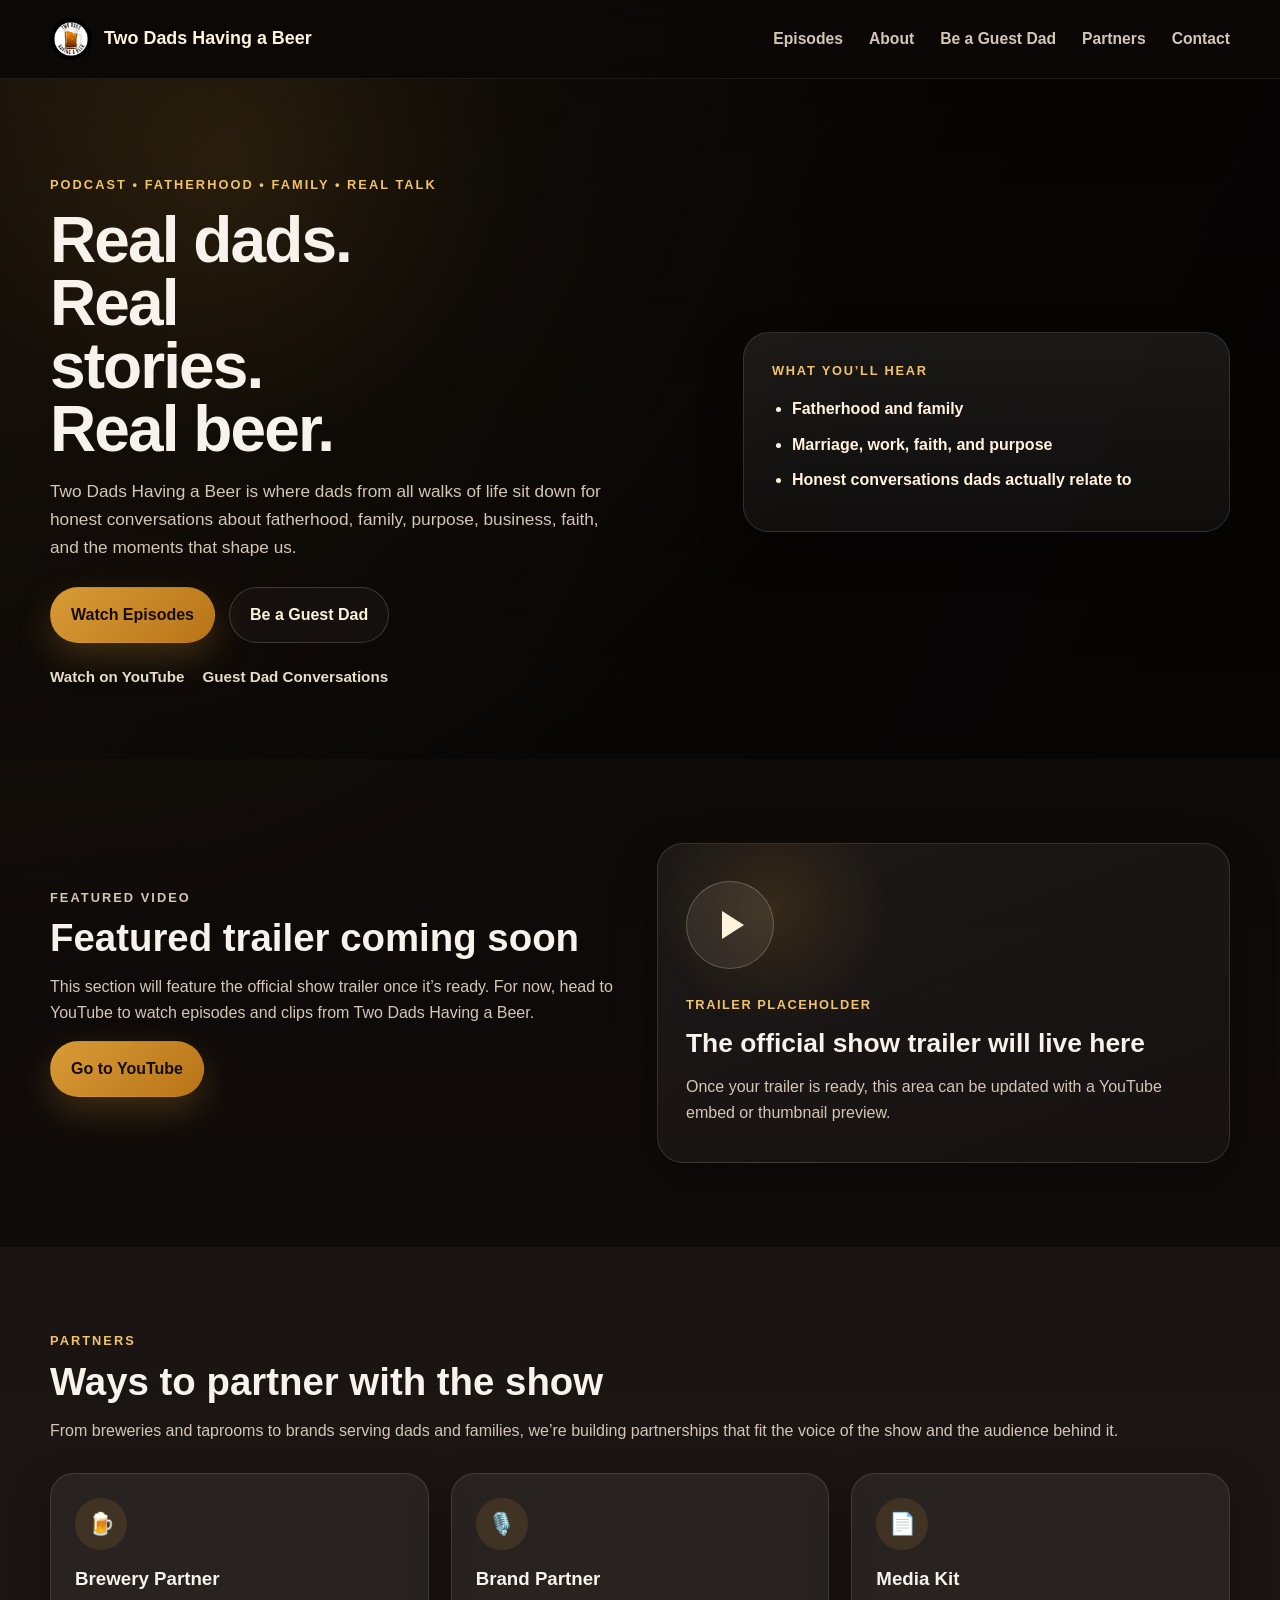
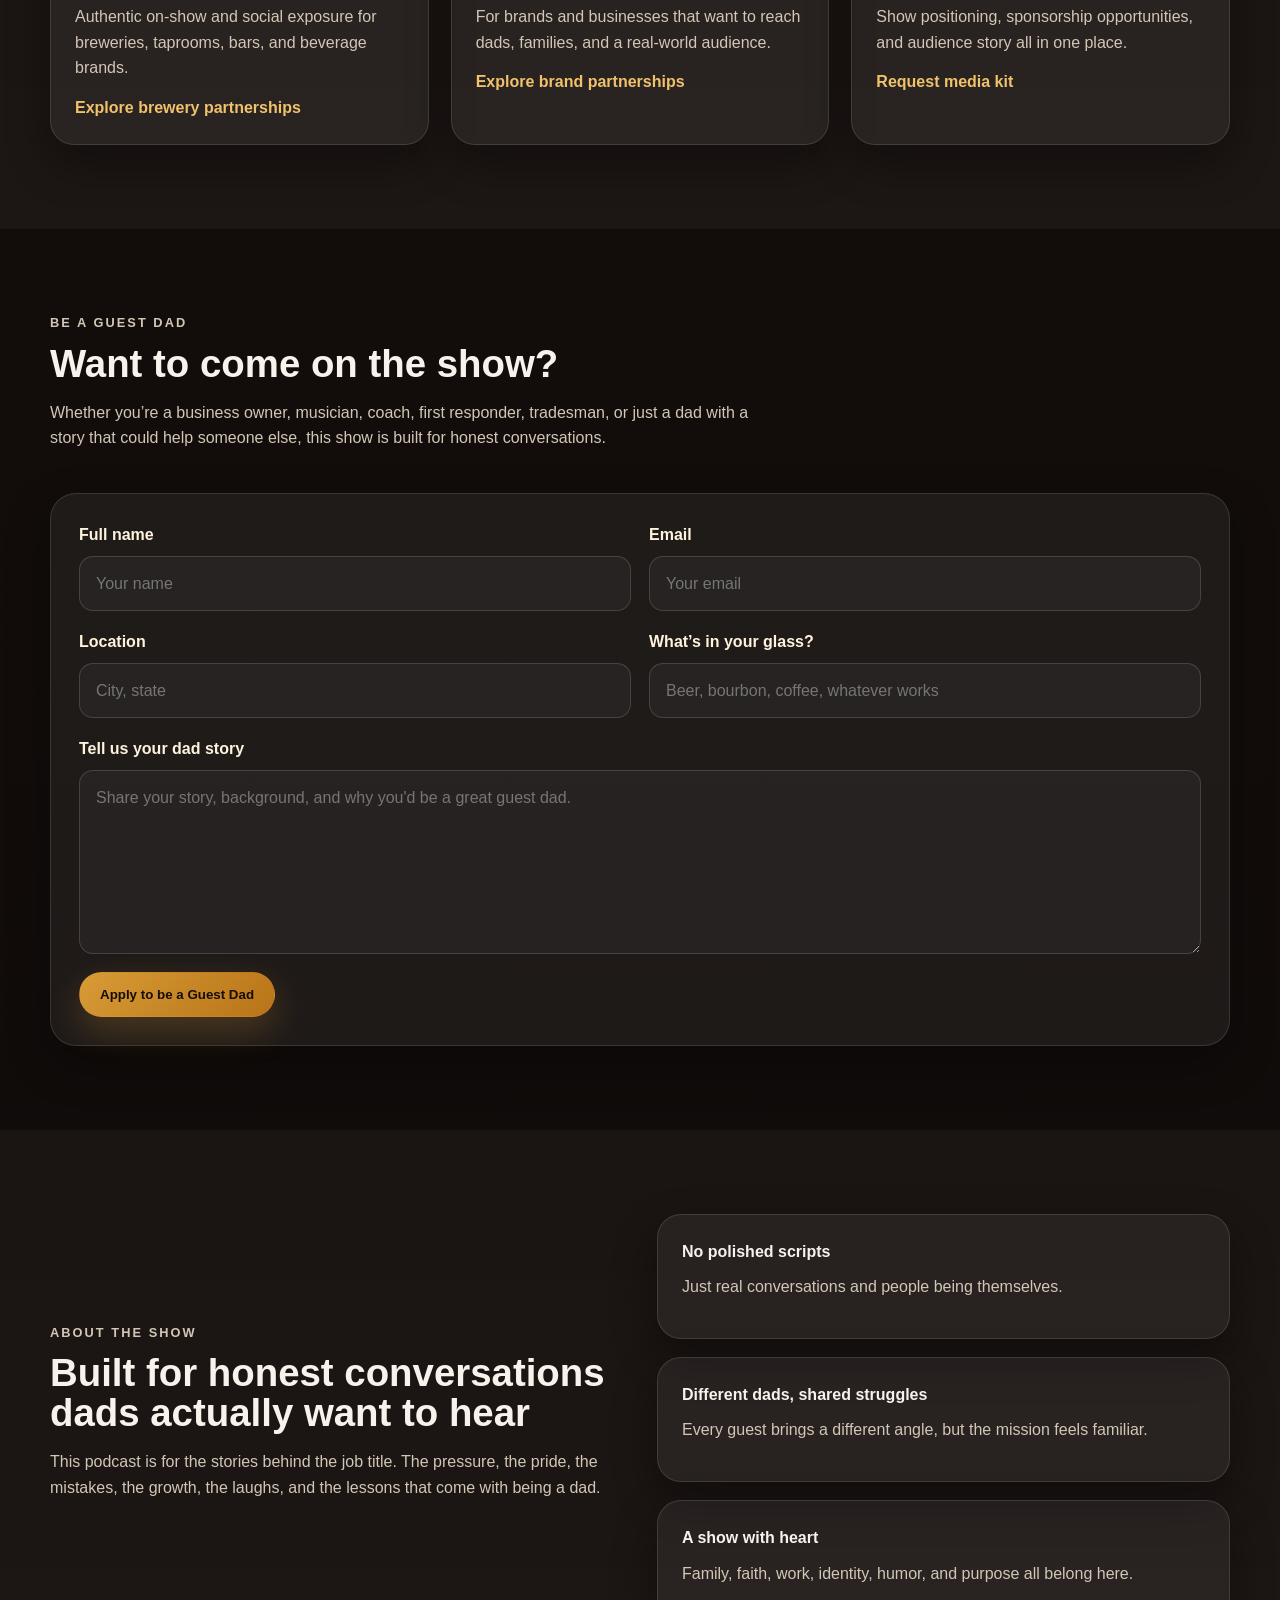
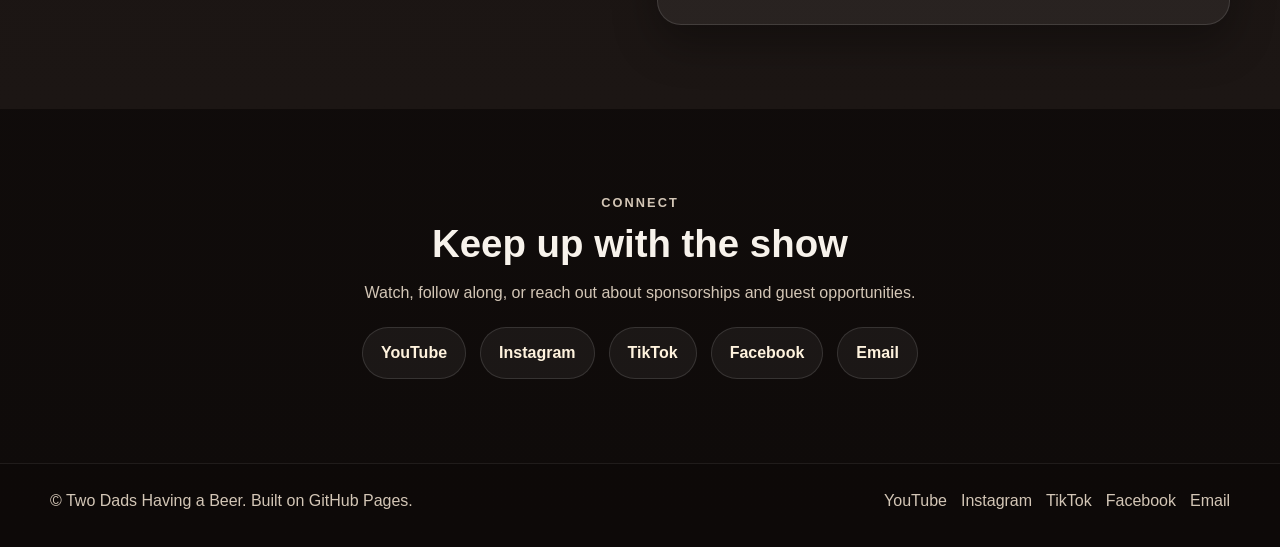
<file: index.html>
<!DOCTYPE html>
<html lang="en">
<head>
  <meta charset="UTF-8" />
  <meta name="viewport" content="width=device-width, initial-scale=1.0" />
  <title>Two Dads Having a Beer</title>
  <meta
    name="description"
    content="Real dads. Real stories. Real beer. Honest conversations about fatherhood, family, purpose, business, faith, and life."
  />
  <link rel="stylesheet" href="site.css?v=4" />
</head>
<body id="top">
  <header class="site-header">
    <div class="container nav-wrap">
      <a class="brand" href="index.html#top">
        <img src="logo.jpg" alt="Two Dads Having a Beer logo" class="brand-logo" />
        <span class="brand-text">Two Dads Having a Beer</span>
      </a>

      <input type="checkbox" id="nav-toggle" class="nav-toggle" />
      <label for="nav-toggle" class="nav-toggle-label" aria-label="Open navigation">
        <span></span>
        <span></span>
        <span></span>
      </label>

      <nav class="site-nav">
        <a href="episodes.html">Episodes</a>
        <a href="index.html#about">About</a>
        <a href="index.html#guest">Be a Guest Dad</a>
        <a href="partners.html">Partners</a>
        <a href="index.html#contact">Contact</a>
      </nav>
    </div>
  </header>

  <main>
    <section class="hero">
      <div class="hero-overlay"></div>

      <div class="bubbles" aria-hidden="true">
        <span class="bubble b1"></span>
        <span class="bubble b2"></span>
        <span class="bubble b3"></span>
        <span class="bubble b4"></span>
        <span class="bubble b5"></span>
        <span class="bubble b6"></span>
        <span class="bubble b7"></span>
        <span class="bubble b8"></span>
      </div>

      <div class="container hero-grid">
        <div class="hero-copy">
          <p class="eyebrow">PODCAST • FATHERHOOD • FAMILY • REAL TALK</p>
          <h1>Real dads. Real stories. Real beer.</h1>
          <p class="hero-text">
            Two Dads Having a Beer is where dads from all walks of life sit down for honest conversations about fatherhood, family, purpose, business, faith, and the moments that shape us.
          </p>

          <div class="hero-actions">
            <a class="btn btn-primary" href="episodes.html">Watch Episodes</a>
            <a class="btn btn-secondary" href="index.html#guest">Be a Guest Dad</a>
          </div>

          <div class="hero-links">
            <a href="https://www.youtube.com/@TwoDads_having_a_beer" target="_blank" rel="noopener noreferrer">Watch on YouTube</a>
            <a href="index.html#guest">Guest Dad Conversations</a>
          </div>
        </div>

        <div class="hero-panel">
          <p class="panel-kicker">What you’ll hear</p>
          <ul class="panel-list">
            <li>Fatherhood and family</li>
            <li>Marriage, work, faith, and purpose</li>
            <li>Honest conversations dads actually relate to</li>
          </ul>
        </div>
      </div>
    </section>

    <section id="episodes" class="section">
      <div class="container two-col">
        <div class="section-copy">
          <p class="section-tag">FEATURED VIDEO</p>
          <h2>Featured trailer coming soon</h2>
          <p>
            This section will feature the official show trailer once it’s ready. For now, head to YouTube to watch episodes and clips from Two Dads Having a Beer.
          </p>
          <div class="section-actions">
            <a class="btn btn-primary" href="https://www.youtube.com/@TwoDads_having_a_beer" target="_blank" rel="noopener noreferrer">Go to YouTube</a>
          </div>
        </div>

        <div class="video-card">
          <div class="video-placeholder">
            <div class="play-ring">
              <div class="play-triangle"></div>
            </div>
            <div class="video-copy">
              <span class="video-kicker">Trailer placeholder</span>
              <h3>The official show trailer will live here</h3>
              <p>
                Once your trailer is ready, this area can be updated with a YouTube embed or thumbnail preview.
              </p>
            </div>
          </div>
        </div>
      </div>
    </section>

    <section id="partners" class="section section-dark">
      <div class="container">
        <p class="section-tag">PARTNERS</p>
        <h2>Ways to partner with the show</h2>
        <p class="section-intro">
          From breweries and taprooms to brands serving dads and families, we’re building partnerships that fit the voice of the show and the audience behind it.
        </p>

        <div class="card-grid">
          <article class="info-card">
            <div class="icon-badge">🍺</div>
            <h3>Brewery Partner</h3>
            <p>Authentic on-show and social exposure for breweries, taprooms, bars, and beverage brands.</p>
            <a href="brewery-partner.html">Explore brewery partnerships</a>
          </article>

          <article class="info-card">
            <div class="icon-badge">🎙️</div>
            <h3>Brand Partner</h3>
            <p>For brands and businesses that want to reach dads, families, and a real-world audience.</p>
            <a href="brand-partner.html">Explore brand partnerships</a>
          </article>

          <article class="info-card">
            <div class="icon-badge">📄</div>
            <h3>Media Kit</h3>
            <p>Show positioning, sponsorship opportunities, and audience story all in one place.</p>
            <a href="media-kit.html">Request media kit</a>
          </article>
        </div>
      </div>
    </section>

    <section id="guest" class="section">
      <div class="container form-wrap">
        <div class="section-copy narrow">
          <p class="section-tag">BE A GUEST DAD</p>
          <h2>Want to come on the show?</h2>
          <p>
            Whether you’re a business owner, musician, coach, first responder, tradesman, or just a dad with a story that could help someone else, this show is built for honest conversations.
          </p>
        </div>

        <form
          class="guest-form"
          action="https://formspree.io/f/mzdjnved"
          method="POST"
        >
          <input type="hidden" name="_subject" value="New Guest Dad Application" />
          <input type="hidden" name="_next" value="https://2dadshavingabeer-host.github.io/index.html#guest" />

          <div class="form-row">
            <label>
              <span>Full name</span>
              <input type="text" name="Full Name" placeholder="Your name" required />
            </label>
            <label>
              <span>Email</span>
              <input type="email" name="Email" placeholder="Your email" required />
            </label>
          </div>

          <div class="form-row">
            <label>
              <span>Location</span>
              <input type="text" name="Location" placeholder="City, state" />
            </label>
            <label>
              <span>What’s in your glass?</span>
              <input type="text" name="Drink" placeholder="Beer, bourbon, coffee, whatever works" />
            </label>
          </div>

          <label class="full-width">
            <span>Tell us your dad story</span>
            <textarea name="Dad Story" rows="6" placeholder="Share your story, background, and why you'd be a great guest dad." required></textarea>
          </label>

          <button type="submit" class="btn btn-primary guest-submit-btn">Apply to be a Guest Dad</button>
        </form>
      </div>
    </section>

    <section id="about" class="section section-dark">
      <div class="container about-grid">
        <div>
          <p class="section-tag">ABOUT THE SHOW</p>
          <h2>Built for honest conversations dads actually want to hear</h2>
          <p>
            This podcast is for the stories behind the job title. The pressure, the pride, the mistakes, the growth, the laughs, and the lessons that come with being a dad.
          </p>
        </div>

        <div class="about-points">
          <div class="about-point">
            <strong>No polished scripts</strong>
            <p>Just real conversations and people being themselves.</p>
          </div>
          <div class="about-point">
            <strong>Different dads, shared struggles</strong>
            <p>Every guest brings a different angle, but the mission feels familiar.</p>
          </div>
          <div class="about-point">
            <strong>A show with heart</strong>
            <p>Family, faith, work, identity, humor, and purpose all belong here.</p>
          </div>
        </div>
      </div>
    </section>

    <section id="contact" class="section">
      <div class="container contact-block">
        <p class="section-tag">CONNECT</p>
        <h2>Keep up with the show</h2>
        <p>Watch, follow along, or reach out about sponsorships and guest opportunities.</p>

        <div class="contact-links">
          <a class="contact-pill" href="https://www.youtube.com/@TwoDads_having_a_beer" target="_blank" rel="noopener noreferrer">YouTube</a>
          <a class="contact-pill" href="https://www.instagram.com/two_dads_having_a_beer_podcast/" target="_blank" rel="noopener noreferrer">Instagram</a>
          <a class="contact-pill" href="https://www.tiktok.com/@two.dads.having.a.beer" target="_blank" rel="noopener noreferrer">TikTok</a>
          <a class="contact-pill" href="https://www.facebook.com/twodadshavingabeer" target="_blank" rel="noopener noreferrer">Facebook</a>
          <a class="contact-pill" href="mailto:2dadshavingabeer@gmail.com">Email</a>
        </div>
      </div>
    </section>
  </main>

  <footer class="site-footer">
    <div class="container footer-wrap">
      <p>© Two Dads Having a Beer. Built on GitHub Pages.</p>
      <div class="footer-links">
        <a href="https://www.youtube.com/@TwoDads_having_a_beer" target="_blank" rel="noopener noreferrer">YouTube</a>
        <a href="https://www.instagram.com/two_dads_having_a_beer_podcast/" target="_blank" rel="noopener noreferrer">Instagram</a>
        <a href="https://www.tiktok.com/@two.dads.having.a.beer" target="_blank" rel="noopener noreferrer">TikTok</a>
        <a href="https://www.facebook.com/twodadshavingabeer" target="_blank" rel="noopener noreferrer">Facebook</a>
        <a href="mailto:2dadshavingabeer@gmail.com">Email</a>
      </div>
    </div>
  </footer>
</body>
</html>
</file>
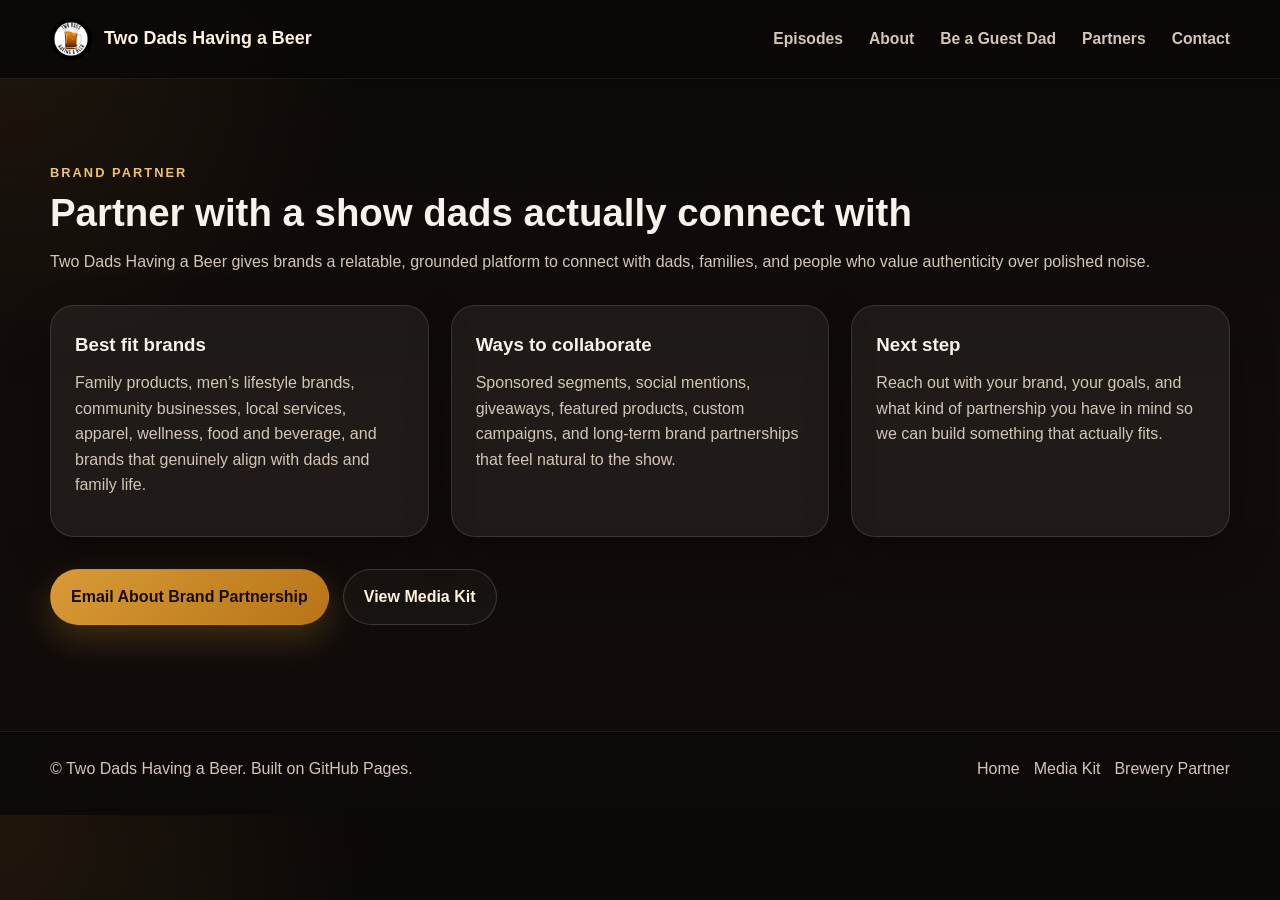
<file: brand-partner.html>
<!DOCTYPE html>
<html lang="en">
<head>
  <meta charset="UTF-8" />
  <meta name="viewport" content="width=device-width, initial-scale=1.0" />
  <title>Brand Partner | Two Dads Having a Beer</title>
  <meta
    name="description"
    content="Brand partnership information for Two Dads Having a Beer podcast."
  />
  <link rel="stylesheet" href="site.css?v=4" />
</head>
<body>
  <header class="site-header">
    <div class="container nav-wrap">
      <a class="brand" href="index.html">
        <img src="logo.jpg" alt="Two Dads Having a Beer logo" class="brand-logo" />
        <span class="brand-text">Two Dads Having a Beer</span>
      </a>

      <input type="checkbox" id="nav-toggle" class="nav-toggle" />
      <label for="nav-toggle" class="nav-toggle-label" aria-label="Open navigation">
        <span></span>
        <span></span>
        <span></span>
      </label>

      <nav class="site-nav">
        <a href="episodes.html">Episodes</a>
        <a href="index.html#about">About</a>
        <a href="index.html#guest">Be a Guest Dad</a>
        <a href="partners.html">Partners</a>
        <a href="index.html#contact">Contact</a>
      </nav>
    </div>
  </header>

  <main>
    <section class="section">
      <div class="container">
        <p class="section-tag">BRAND PARTNER</p>
        <h2>Partner with a show dads actually connect with</h2>
        <p class="section-intro">
          Two Dads Having a Beer gives brands a relatable, grounded platform to connect with dads, families, and people who value authenticity over polished noise.
        </p>

        <div class="card-grid">
          <article class="info-card">
            <h3>Best fit brands</h3>
            <p>
              Family products, men’s lifestyle brands, community businesses, local services, apparel, wellness, food and beverage, and brands that genuinely align with dads and family life.
            </p>
          </article>

          <article class="info-card">
            <h3>Ways to collaborate</h3>
            <p>
              Sponsored segments, social mentions, giveaways, featured products, custom campaigns, and long-term brand partnerships that feel natural to the show.
            </p>
          </article>

          <article class="info-card">
            <h3>Next step</h3>
            <p>
              Reach out with your brand, your goals, and what kind of partnership you have in mind so we can build something that actually fits.
            </p>
          </article>
        </div>

        <div class="section-actions" style="margin-top: 32px;">
          <a class="btn btn-primary" href="mailto:2dadshavingabeer@gmail.com?subject=Brand%20Partnership%20Inquiry">Email About Brand Partnership</a>
          <a class="btn btn-secondary" href="media-kit.html">View Media Kit</a>
        </div>
      </div>
    </section>
  </main>

  <footer class="site-footer">
    <div class="container footer-wrap">
      <p>© Two Dads Having a Beer. Built on GitHub Pages.</p>
      <div class="footer-links">
        <a href="index.html">Home</a>
        <a href="media-kit.html">Media Kit</a>
        <a href="brewery-partner.html">Brewery Partner</a>
      </div>
    </div>
  </footer>
</body>
</html>
</file>
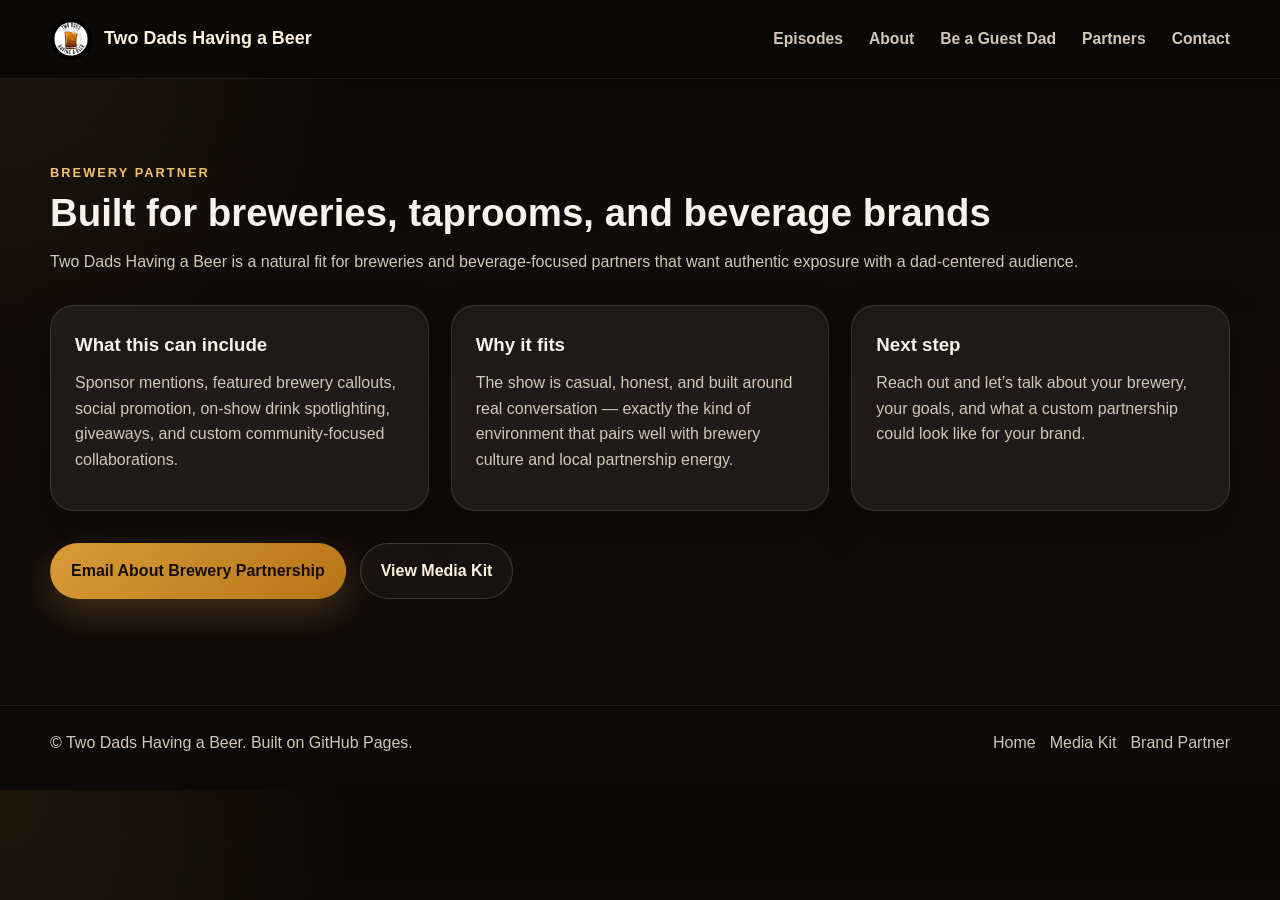
<file: brewery-partner.html>
<!DOCTYPE html>
<html lang="en">
<head>
  <meta charset="UTF-8" />
  <meta name="viewport" content="width=device-width, initial-scale=1.0" />
  <title>Brewery Partner | Two Dads Having a Beer</title>
  <meta
    name="description"
    content="Brewery partnership information for Two Dads Having a Beer podcast."
  />
  <link rel="stylesheet" href="site.css?v=4" />
</head>
<body>
  <header class="site-header">
    <div class="container nav-wrap">
      <a class="brand" href="index.html">
        <img src="logo.jpg" alt="Two Dads Having a Beer logo" class="brand-logo" />
        <span class="brand-text">Two Dads Having a Beer</span>
      </a>

      <input type="checkbox" id="nav-toggle" class="nav-toggle" />
      <label for="nav-toggle" class="nav-toggle-label" aria-label="Open navigation">
        <span></span>
        <span></span>
        <span></span>
      </label>

      <nav class="site-nav">
        <a href="episodes.html">Episodes</a>
        <a href="index.html#about">About</a>
        <a href="index.html#guest">Be a Guest Dad</a>
        <a href="partners.html">Partners</a>
        <a href="index.html#contact">Contact</a>
      </nav>
    </div>
  </header>

  <main>
    <section class="section">
      <div class="container">
        <p class="section-tag">BREWERY PARTNER</p>
        <h2>Built for breweries, taprooms, and beverage brands</h2>
        <p class="section-intro">
          Two Dads Having a Beer is a natural fit for breweries and beverage-focused partners that want authentic exposure with a dad-centered audience.
        </p>

        <div class="card-grid">
          <article class="info-card">
            <h3>What this can include</h3>
            <p>
              Sponsor mentions, featured brewery callouts, social promotion, on-show drink spotlighting, giveaways, and custom community-focused collaborations.
            </p>
          </article>

          <article class="info-card">
            <h3>Why it fits</h3>
            <p>
              The show is casual, honest, and built around real conversation — exactly the kind of environment that pairs well with brewery culture and local partnership energy.
            </p>
          </article>

          <article class="info-card">
            <h3>Next step</h3>
            <p>
              Reach out and let’s talk about your brewery, your goals, and what a custom partnership could look like for your brand.
            </p>
          </article>
        </div>

        <div class="section-actions" style="margin-top: 32px;">
          <a class="btn btn-primary" href="mailto:2dadshavingabeer@gmail.com?subject=Brewery%20Partnership%20Inquiry">Email About Brewery Partnership</a>
          <a class="btn btn-secondary" href="media-kit.html">View Media Kit</a>
        </div>
      </div>
    </section>
  </main>

  <footer class="site-footer">
    <div class="container footer-wrap">
      <p>© Two Dads Having a Beer. Built on GitHub Pages.</p>
      <div class="footer-links">
        <a href="index.html">Home</a>
        <a href="media-kit.html">Media Kit</a>
        <a href="brand-partner.html">Brand Partner</a>
      </div>
    </div>
  </footer>
</body>
</html>
</file>
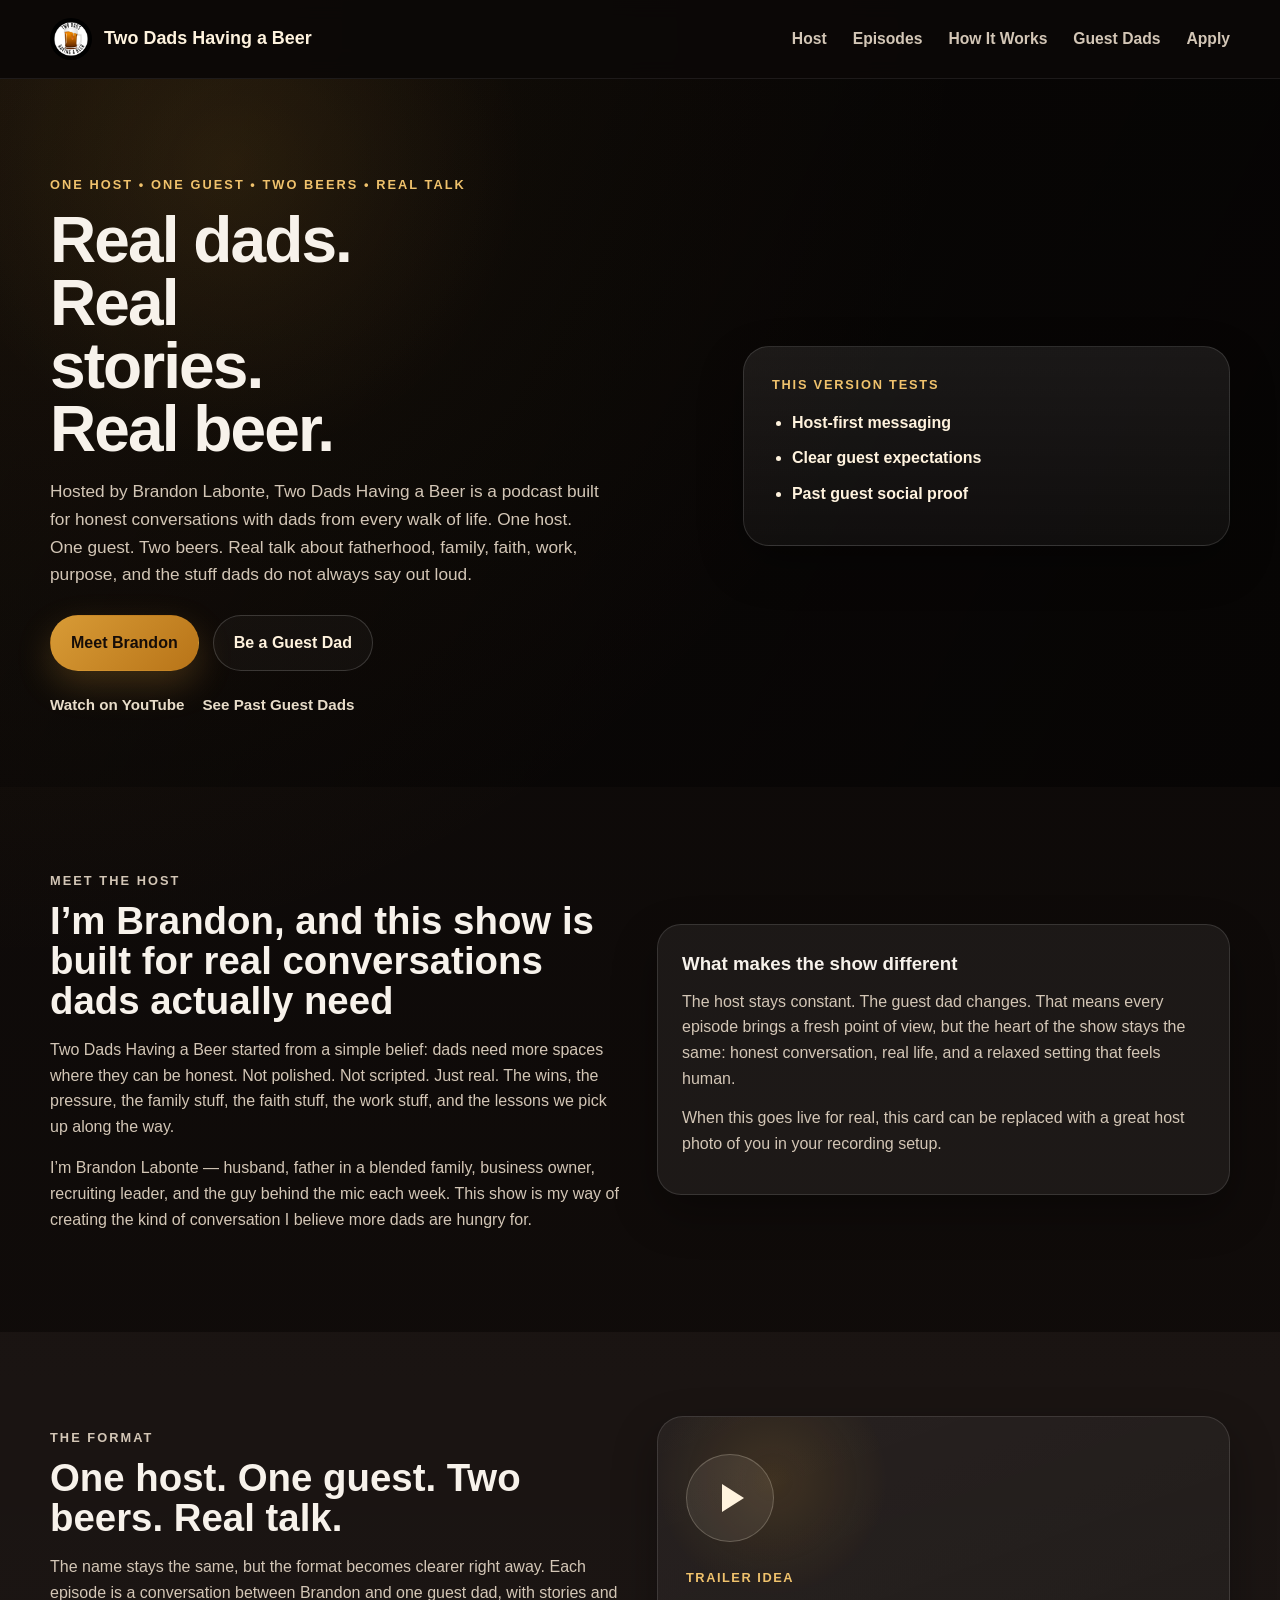
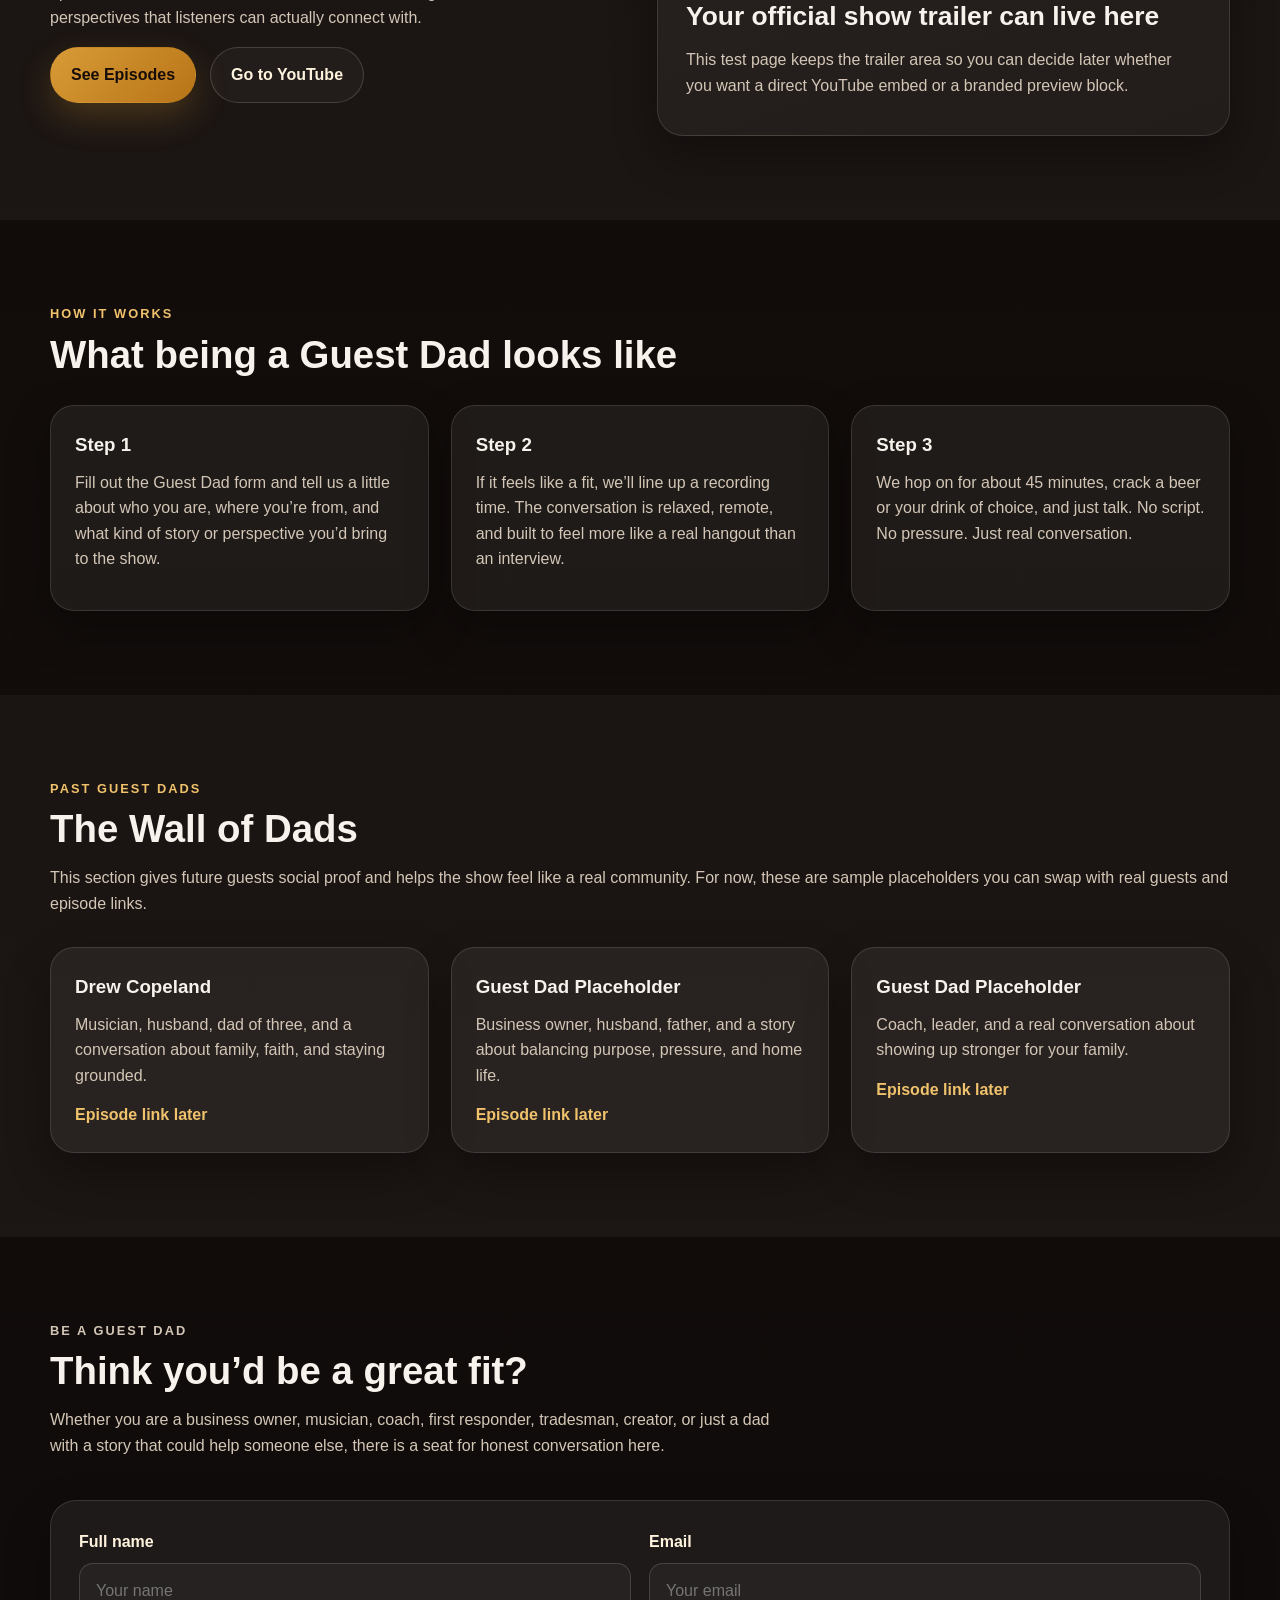
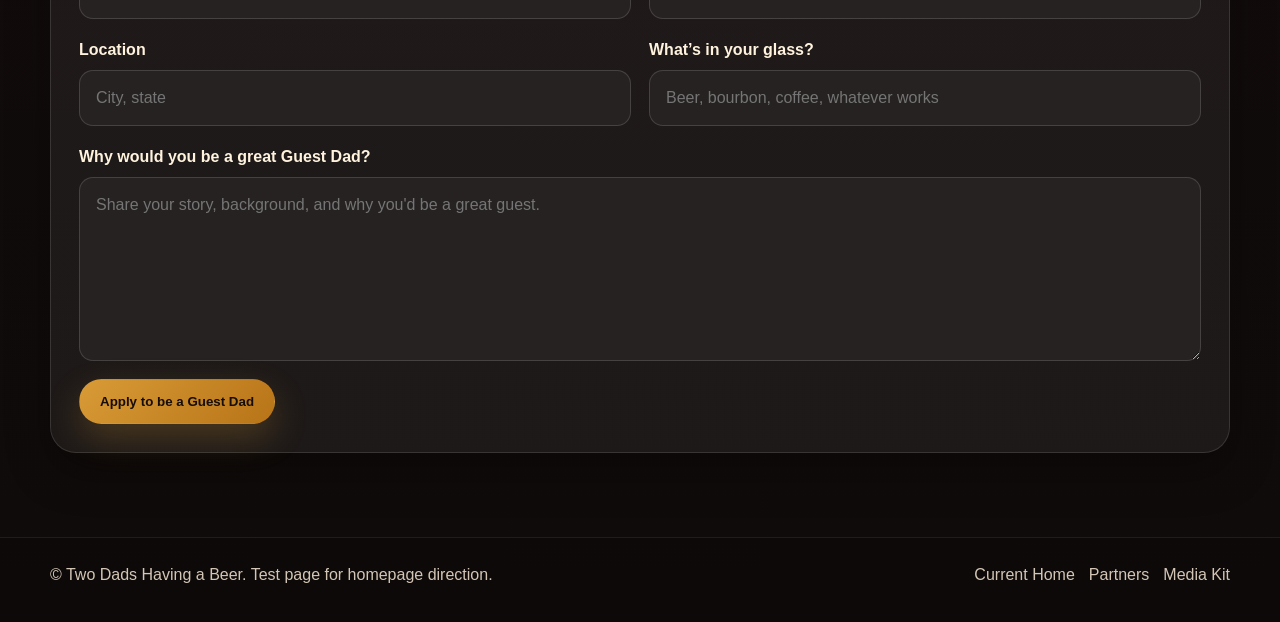
<file: index-test.html>
<!DOCTYPE html>
<html lang="en">
<head>
  <meta charset="UTF-8" />
  <meta name="viewport" content="width=device-width, initial-scale=1.0" />
  <title>Two Dads Having a Beer | Test Page</title>
  <meta
    name="description"
    content="Test homepage for Two Dads Having a Beer featuring host-led messaging, guest experience details, and a wall of guest dads."
  />
  <link rel="stylesheet" href="site.css?v=4" />
</head>
<body id="top">
  <header class="site-header">
    <div class="container nav-wrap">
      <a class="brand" href="index-test.html#top">
        <img src="logo.jpg" alt="Two Dads Having a Beer logo" class="brand-logo" />
        <span class="brand-text">Two Dads Having a Beer</span>
      </a>

      <input type="checkbox" id="nav-toggle" class="nav-toggle" />
      <label for="nav-toggle" class="nav-toggle-label" aria-label="Open navigation">
        <span></span>
        <span></span>
        <span></span>
      </label>

      <nav class="site-nav">
        <a href="#about-host">Host</a>
        <a href="#episodes-preview">Episodes</a>
        <a href="#how-it-works">How It Works</a>
        <a href="#guest-wall">Guest Dads</a>
        <a href="#guest-form">Apply</a>
      </nav>
    </div>
  </header>

  <main>
    <section class="hero">
      <div class="hero-overlay"></div>

      <div class="bubbles" aria-hidden="true">
        <span class="bubble b1"></span>
        <span class="bubble b2"></span>
        <span class="bubble b3"></span>
        <span class="bubble b4"></span>
        <span class="bubble b5"></span>
        <span class="bubble b6"></span>
        <span class="bubble b7"></span>
        <span class="bubble b8"></span>
      </div>

      <div class="container hero-grid">
        <div class="hero-copy">
          <p class="eyebrow">ONE HOST • ONE GUEST • TWO BEERS • REAL TALK</p>
          <h1>Real dads. Real stories. Real beer.</h1>
          <p class="hero-text">
            Hosted by Brandon Labonte, Two Dads Having a Beer is a podcast built for honest conversations with dads from every walk of life. One host. One guest. Two beers. Real talk about fatherhood, family, faith, work, purpose, and the stuff dads do not always say out loud.
          </p>

          <div class="hero-actions">
            <a class="btn btn-primary" href="#about-host">Meet Brandon</a>
            <a class="btn btn-secondary" href="#guest-form">Be a Guest Dad</a>
          </div>

          <div class="hero-links">
            <a href="https://www.youtube.com/@TwoDads_having_a_beer" target="_blank" rel="noopener noreferrer">Watch on YouTube</a>
            <a href="#guest-wall">See Past Guest Dads</a>
          </div>
        </div>

        <div class="hero-panel">
          <p class="panel-kicker">This version tests</p>
          <ul class="panel-list">
            <li>Host-first messaging</li>
            <li>Clear guest expectations</li>
            <li>Past guest social proof</li>
          </ul>
        </div>
      </div>
    </section>

    <section id="about-host" class="section">
      <div class="container two-col">
        <div class="section-copy">
          <p class="section-tag">MEET THE HOST</p>
          <h2>I’m Brandon, and this show is built for real conversations dads actually need</h2>
          <p>
            Two Dads Having a Beer started from a simple belief: dads need more spaces where they can be honest. Not polished. Not scripted. Just real. The wins, the pressure, the family stuff, the faith stuff, the work stuff, and the lessons we pick up along the way.
          </p>
          <p>
            I’m Brandon Labonte — husband, father in a blended family, business owner, recruiting leader, and the guy behind the mic each week. This show is my way of creating the kind of conversation I believe more dads are hungry for.
          </p>
        </div>

        <div class="info-card">
          <h3>What makes the show different</h3>
          <p>
            The host stays constant. The guest dad changes. That means every episode brings a fresh point of view, but the heart of the show stays the same: honest conversation, real life, and a relaxed setting that feels human.
          </p>
          <p>
            When this goes live for real, this card can be replaced with a great host photo of you in your recording setup.
          </p>
        </div>
      </div>
    </section>

    <section id="episodes-preview" class="section section-dark">
      <div class="container two-col">
        <div class="section-copy">
          <p class="section-tag">THE FORMAT</p>
          <h2>One host. One guest. Two beers. Real talk.</h2>
          <p>
            The name stays the same, but the format becomes clearer right away. Each episode is a conversation between Brandon and one guest dad, with stories and perspectives that listeners can actually connect with.
          </p>
          <div class="section-actions">
            <a class="btn btn-primary" href="episodes.html">See Episodes</a>
            <a class="btn btn-secondary" href="https://www.youtube.com/@TwoDads_having_a_beer" target="_blank" rel="noopener noreferrer">Go to YouTube</a>
          </div>
        </div>

        <div class="video-card">
          <div class="video-placeholder">
            <div class="play-ring">
              <div class="play-triangle"></div>
            </div>
            <div class="video-copy">
              <span class="video-kicker">Trailer idea</span>
              <h3>Your official show trailer can live here</h3>
              <p>
                This test page keeps the trailer area so you can decide later whether you want a direct YouTube embed or a branded preview block.
              </p>
            </div>
          </div>
        </div>
      </div>
    </section>

    <section id="how-it-works" class="section">
      <div class="container">
        <p class="section-tag">HOW IT WORKS</p>
        <h2>What being a Guest Dad looks like</h2>

        <div class="card-grid">
          <article class="info-card">
            <h3>Step 1</h3>
            <p>
              Fill out the Guest Dad form and tell us a little about who you are, where you’re from, and what kind of story or perspective you’d bring to the show.
            </p>
          </article>

          <article class="info-card">
            <h3>Step 2</h3>
            <p>
              If it feels like a fit, we’ll line up a recording time. The conversation is relaxed, remote, and built to feel more like a real hangout than an interview.
            </p>
          </article>

          <article class="info-card">
            <h3>Step 3</h3>
            <p>
              We hop on for about 45 minutes, crack a beer or your drink of choice, and just talk. No script. No pressure. Just real conversation.
            </p>
          </article>
        </div>
      </div>
    </section>

    <section id="guest-wall" class="section section-dark">
      <div class="container">
        <p class="section-tag">PAST GUEST DADS</p>
        <h2>The Wall of Dads</h2>
        <p class="section-intro">
          This section gives future guests social proof and helps the show feel like a real community. For now, these are sample placeholders you can swap with real guests and episode links.
        </p>

        <div class="card-grid">
          <article class="info-card">
            <h3>Drew Copeland</h3>
            <p>Musician, husband, dad of three, and a conversation about family, faith, and staying grounded.</p>
            <a href="episodes.html">Episode link later</a>
          </article>

          <article class="info-card">
            <h3>Guest Dad Placeholder</h3>
            <p>Business owner, husband, father, and a story about balancing purpose, pressure, and home life.</p>
            <a href="episodes.html">Episode link later</a>
          </article>

          <article class="info-card">
            <h3>Guest Dad Placeholder</h3>
            <p>Coach, leader, and a real conversation about showing up stronger for your family.</p>
            <a href="episodes.html">Episode link later</a>
          </article>
        </div>
      </div>
    </section>

    <section id="guest-form" class="section">
      <div class="container form-wrap">
        <div class="section-copy narrow">
          <p class="section-tag">BE A GUEST DAD</p>
          <h2>Think you’d be a great fit?</h2>
          <p>
            Whether you are a business owner, musician, coach, first responder, tradesman, creator, or just a dad with a story that could help someone else, there is a seat for honest conversation here.
          </p>
        </div>

        <form
          class="guest-form"
          action="https://formspree.io/f/mzdjnved"
          method="POST"
        >
          <input type="hidden" name="_subject" value="New Guest Dad Application" />
          <input type="hidden" name="_next" value="https://2dadshavingabeer-host.github.io/index-test.html#guest-form" />

          <div class="form-row">
            <label>
              <span>Full name</span>
              <input type="text" name="Full Name" placeholder="Your name" required />
            </label>
            <label>
              <span>Email</span>
              <input type="email" name="Email" placeholder="Your email" required />
            </label>
          </div>

          <div class="form-row">
            <label>
              <span>Location</span>
              <input type="text" name="Location" placeholder="City, state" />
            </label>
            <label>
              <span>What’s in your glass?</span>
              <input type="text" name="Drink" placeholder="Beer, bourbon, coffee, whatever works" />
            </label>
          </div>

          <label class="full-width">
            <span>Why would you be a great Guest Dad?</span>
            <textarea name="Dad Story" rows="6" placeholder="Share your story, background, and why you'd be a great guest." required></textarea>
          </label>

          <button type="submit" class="btn btn-primary guest-submit-btn">Apply to be a Guest Dad</button>
        </form>
      </div>
    </section>
  </main>

  <footer class="site-footer">
    <div class="container footer-wrap">
      <p>© Two Dads Having a Beer. Test page for homepage direction.</p>
      <div class="footer-links">
        <a href="index.html">Current Home</a>
        <a href="partners.html">Partners</a>
        <a href="media-kit.html">Media Kit</a>
      </div>
    </div>
  </footer>
</body>
</html>
</file>
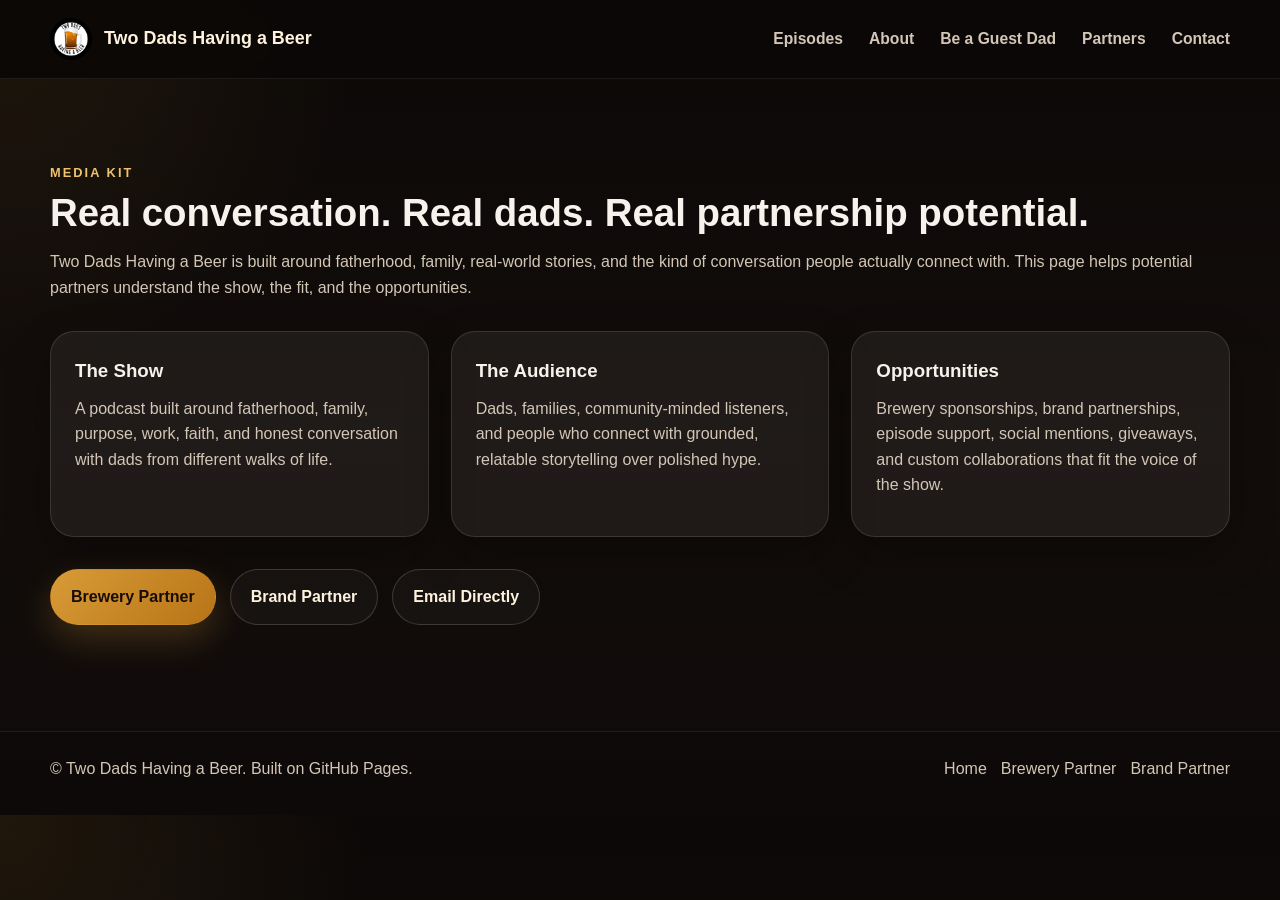
<file: media-kit.html>
<!DOCTYPE html>
<html lang="en">
<head>
  <meta charset="UTF-8" />
  <meta name="viewport" content="width=device-width, initial-scale=1.0" />
  <title>Media Kit | Two Dads Having a Beer</title>
  <meta
    name="description"
    content="Media kit for Two Dads Having a Beer podcast partnerships, sponsorships, and brand opportunities."
  />
  <link rel="stylesheet" href="site.css?v=4" />
</head>
<body>
  <header class="site-header">
    <div class="container nav-wrap">
      <a class="brand" href="index.html">
        <img src="logo.jpg" alt="Two Dads Having a Beer logo" class="brand-logo" />
        <span class="brand-text">Two Dads Having a Beer</span>
      </a>

      <input type="checkbox" id="nav-toggle" class="nav-toggle" />
      <label for="nav-toggle" class="nav-toggle-label" aria-label="Open navigation">
        <span></span>
        <span></span>
        <span></span>
      </label>

      <nav class="site-nav">
        <a href="episodes.html">Episodes</a>
        <a href="index.html#about">About</a>
        <a href="index.html#guest">Be a Guest Dad</a>
        <a href="partners.html">Partners</a>
        <a href="index.html#contact">Contact</a>
      </nav>
    </div>
  </header>

  <main>
    <section class="section">
      <div class="container">
        <p class="section-tag">MEDIA KIT</p>
        <h2>Real conversation. Real dads. Real partnership potential.</h2>
        <p class="section-intro">
          Two Dads Having a Beer is built around fatherhood, family, real-world stories, and the kind of conversation people actually connect with. This page helps potential partners understand the show, the fit, and the opportunities.
        </p>

        <div class="card-grid">
          <article class="info-card">
            <h3>The Show</h3>
            <p>
              A podcast built around fatherhood, family, purpose, work, faith, and honest conversation with dads from different walks of life.
            </p>
          </article>

          <article class="info-card">
            <h3>The Audience</h3>
            <p>
              Dads, families, community-minded listeners, and people who connect with grounded, relatable storytelling over polished hype.
            </p>
          </article>

          <article class="info-card">
            <h3>Opportunities</h3>
            <p>
              Brewery sponsorships, brand partnerships, episode support, social mentions, giveaways, and custom collaborations that fit the voice of the show.
            </p>
          </article>
        </div>

        <div class="section-actions" style="margin-top: 32px;">
          <a class="btn btn-primary" href="brewery-partner.html">Brewery Partner</a>
          <a class="btn btn-secondary" href="brand-partner.html">Brand Partner</a>
          <a class="btn btn-secondary" href="mailto:2dadshavingabeer@gmail.com">Email Directly</a>
        </div>
      </div>
    </section>
  </main>

  <footer class="site-footer">
    <div class="container footer-wrap">
      <p>© Two Dads Having a Beer. Built on GitHub Pages.</p>
      <div class="footer-links">
        <a href="index.html">Home</a>
        <a href="brewery-partner.html">Brewery Partner</a>
        <a href="brand-partner.html">Brand Partner</a>
      </div>
    </div>
  </footer>
</body>
</html>
</file>
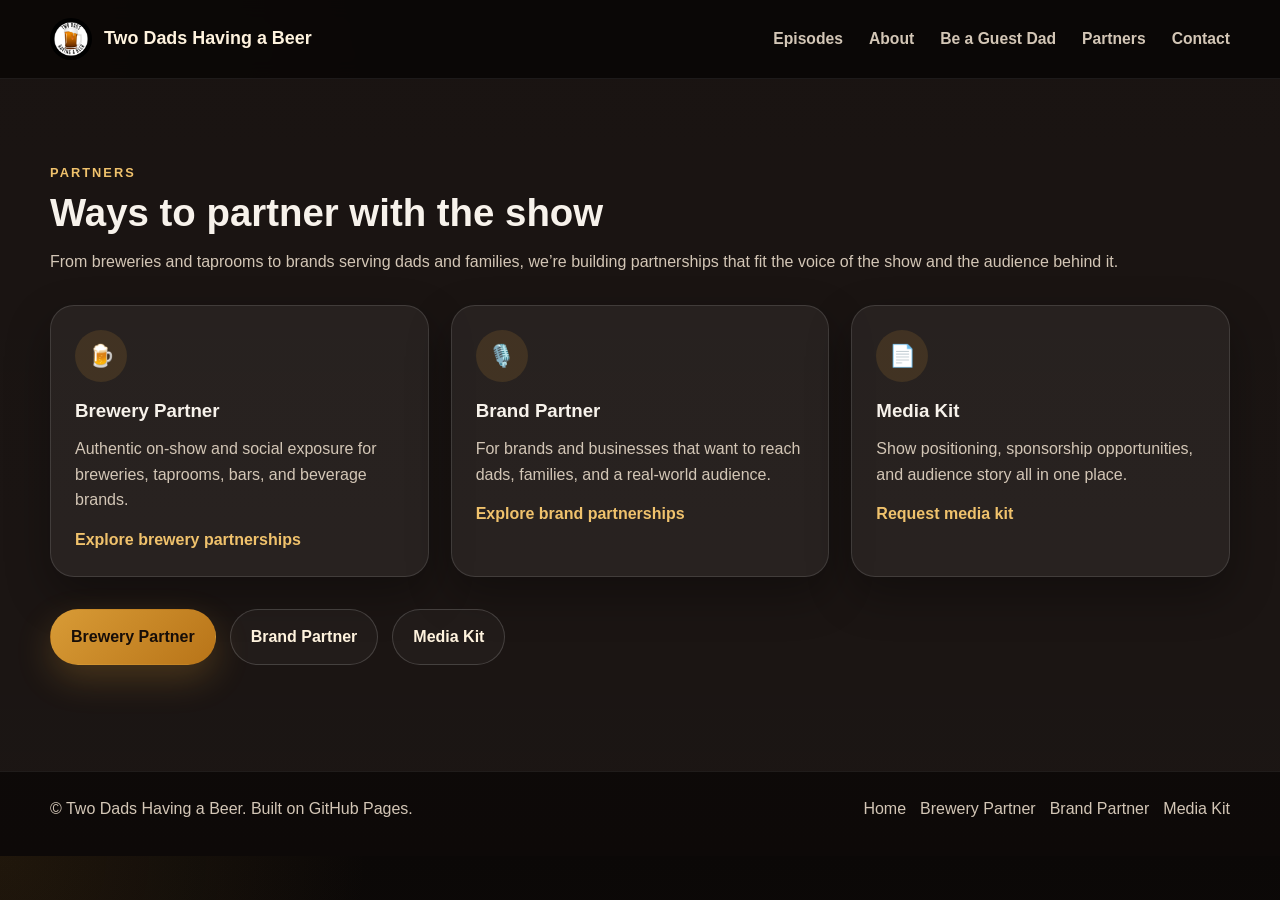
<file: partners.html>
<!DOCTYPE html>
<html lang="en">
<head>
  <meta charset="UTF-8" />
  <meta name="viewport" content="width=device-width, initial-scale=1.0" />
  <title>Partners | Two Dads Having a Beer</title>
  <meta
    name="description"
    content="Partnership opportunities for Two Dads Having a Beer including brewery partners, brand partners, and media kit requests."
  />
  <link rel="stylesheet" href="site.css?v=4" />
</head>
<body>
  <header class="site-header">
    <div class="container nav-wrap">
      <a class="brand" href="index.html">
        <img src="logo.jpg" alt="Two Dads Having a Beer logo" class="brand-logo" />
        <span class="brand-text">Two Dads Having a Beer</span>
      </a>

      <input type="checkbox" id="nav-toggle" class="nav-toggle" />
      <label for="nav-toggle" class="nav-toggle-label" aria-label="Open navigation">
        <span></span>
        <span></span>
        <span></span>
      </label>

      <nav class="site-nav">
        <a href="episodes.html">Episodes</a>
        <a href="index.html#about">About</a>
        <a href="index.html#guest">Be a Guest Dad</a>
        <a href="partners.html">Partners</a>
        <a href="index.html#contact">Contact</a>
      </nav>
    </div>
  </header>

  <main>
    <section class="section section-dark">
      <div class="container">
        <p class="section-tag">PARTNERS</p>
        <h2>Ways to partner with the show</h2>
        <p class="section-intro">
          From breweries and taprooms to brands serving dads and families, we’re building partnerships that fit the voice of the show and the audience behind it.
        </p>

        <div class="card-grid">
          <article class="info-card">
            <div class="icon-badge">🍺</div>
            <h3>Brewery Partner</h3>
            <p>
              Authentic on-show and social exposure for breweries, taprooms, bars, and beverage brands.
            </p>
            <a href="brewery-partner.html">Explore brewery partnerships</a>
          </article>

          <article class="info-card">
            <div class="icon-badge">🎙️</div>
            <h3>Brand Partner</h3>
            <p>
              For brands and businesses that want to reach dads, families, and a real-world audience.
            </p>
            <a href="brand-partner.html">Explore brand partnerships</a>
          </article>

          <article class="info-card">
            <div class="icon-badge">📄</div>
            <h3>Media Kit</h3>
            <p>
              Show positioning, sponsorship opportunities, and audience story all in one place.
            </p>
            <a href="media-kit.html">Request media kit</a>
          </article>
        </div>

        <div class="section-actions" style="margin-top: 32px;">
          <a class="btn btn-primary" href="brewery-partner.html">Brewery Partner</a>
          <a class="btn btn-secondary" href="brand-partner.html">Brand Partner</a>
          <a class="btn btn-secondary" href="media-kit.html">Media Kit</a>
        </div>
      </div>
    </section>
  </main>

  <footer class="site-footer">
    <div class="container footer-wrap">
      <p>© Two Dads Having a Beer. Built on GitHub Pages.</p>
      <div class="footer-links">
        <a href="index.html">Home</a>
        <a href="brewery-partner.html">Brewery Partner</a>
        <a href="brand-partner.html">Brand Partner</a>
        <a href="media-kit.html">Media Kit</a>
      </div>
    </div>
  </footer>
</body>
</html>
</file>
<file: site.css>
:root {
  --bg: #0f0b0a;
  --bg-soft: #17110f;
  --card: rgba(255, 255, 255, 0.06);
  --line: rgba(255, 255, 255, 0.12);
  --text: #f7f2eb;
  --muted: #d3c6b6;
  --gold: #d89b36;
  --gold-soft: #f0c26c;
  --cream: #fff3de;
  --shadow: 0 18px 45px rgba(0, 0, 0, 0.32);
  --max: 1180px;
}

* {
  box-sizing: border-box;
}

html {
  scroll-behavior: smooth;
}

body {
  margin: 0;
  background:
    radial-gradient(circle at top left, rgba(216, 155, 54, 0.10), transparent 24%),
    linear-gradient(180deg, #0b0807 0%, #120d0b 52%, #0f0b0a 100%);
  color: var(--text);
  font-family: Arial, Helvetica, sans-serif;
  line-height: 1.6;
}

img,
svg {
  max-width: 100%;
  display: block;
}

a {
  color: var(--text);
  text-decoration: none;
}

.container {
  width: min(calc(100% - 40px), var(--max));
  margin: 0 auto;
}

.site-header {
  position: sticky;
  top: 0;
  z-index: 1000;
  background: rgba(11, 8, 7, 0.92);
  backdrop-filter: blur(10px);
  border-bottom: 1px solid rgba(255, 255, 255, 0.08);
}

.nav-wrap {
  min-height: 78px;
  display: flex;
  align-items: center;
  justify-content: space-between;
  gap: 28px;
  position: relative;
}

.brand {
  display: inline-flex;
  align-items: center;
  gap: 12px;
  min-width: 0;
}

.brand-logo {
  width: 42px;
  height: 42px;
  object-fit: cover;
  border-radius: 50%;
  flex-shrink: 0;
}

.brand-text {
  color: var(--cream);
  font-size: 1.12rem;
  font-weight: 800;
  line-height: 1.1;
  white-space: nowrap;
}

.site-nav {
  display: flex;
  align-items: center;
  gap: 26px;
  flex-wrap: nowrap;
}

.site-nav a {
  color: var(--muted);
  font-weight: 700;
  font-size: 0.98rem;
  white-space: nowrap;
}

.site-nav a:hover {
  color: var(--cream);
}

.nav-toggle {
  display: none;
}

.nav-toggle-label {
  display: none;
}

.hero {
  position: relative;
  overflow: hidden;
  padding: 96px 0 70px;
}

.hero-overlay {
  position: absolute;
  inset: 0;
  background:
    linear-gradient(115deg, rgba(0, 0, 0, 0.18), rgba(0, 0, 0, 0.50)),
    radial-gradient(circle at 18% 12%, rgba(216, 155, 54, 0.14), transparent 24%);
  pointer-events: none;
}

.hero-grid {
  position: relative;
  z-index: 2;
  display: grid;
  grid-template-columns: 1.15fr 0.85fr;
  gap: 34px;
  align-items: center;
}

.eyebrow {
  margin: 0 0 14px;
  color: var(--gold-soft);
  font-weight: 800;
  letter-spacing: 0.16em;
  font-size: 0.8rem;
}

.hero h1 {
  margin: 0 0 18px;
  font-size: clamp(2.8rem, 5vw, 4.8rem);
  line-height: 0.98;
  letter-spacing: -0.03em;
  max-width: 9ch;
}

.hero-text {
  max-width: 58ch;
  margin: 0 0 26px;
  color: var(--muted);
  font-size: 1.08rem;
}

.hero-actions,
.section-actions {
  display: flex;
  flex-wrap: wrap;
  gap: 14px;
  margin-bottom: 22px;
}

.btn {
  display: inline-flex;
  align-items: center;
  justify-content: center;
  padding: 14px 20px;
  border-radius: 999px;
  font-weight: 800;
  border: 1px solid transparent;
}

.btn-primary {
  background: linear-gradient(135deg, var(--gold) 0%, #b87418 100%);
  color: #160d08;
  box-shadow: 0 14px 35px rgba(216, 155, 54, 0.24);
}

.btn-secondary {
  background: rgba(255, 255, 255, 0.03);
  border-color: rgba(255, 255, 255, 0.16);
  color: var(--cream);
}

.hero-links {
  display: flex;
  flex-wrap: wrap;
  gap: 14px 18px;
}

.hero-links a {
  color: var(--cream);
  font-weight: 700;
  font-size: 0.95rem;
  opacity: 0.9;
}

.hero-panel {
  background: linear-gradient(180deg, rgba(255,255,255,0.08), rgba(255,255,255,0.04));
  border: 1px solid rgba(255,255,255,0.12);
  border-radius: 26px;
  padding: 28px;
  box-shadow: var(--shadow);
}

.panel-kicker {
  margin: 0 0 14px;
  color: var(--gold-soft);
  font-size: 0.8rem;
  font-weight: 800;
  text-transform: uppercase;
  letter-spacing: 0.14em;
}

.panel-list {
  margin: 0;
  padding-left: 20px;
  color: var(--cream);
}

.panel-list li {
  margin-bottom: 10px;
  font-weight: 700;
}

.bubbles {
  position: absolute;
  inset: 0;
  z-index: 0;
  overflow: hidden;
  pointer-events: none;
}

.bubble {
  position: absolute;
  bottom: -120px;
  border-radius: 50%;
  border: 1px solid rgba(255, 243, 222, 0.14);
  background: radial-gradient(circle at 30% 30%, rgba(255,255,255,0.18), rgba(255,255,255,0.03) 55%, transparent 70%);
  animation: rise linear infinite;
}

.b1 { left: 6%; width: 18px; height: 18px; animation-duration: 12s; }
.b2 { left: 16%; width: 28px; height: 28px; animation-duration: 16s; animation-delay: 2s; }
.b3 { left: 30%; width: 14px; height: 14px; animation-duration: 11s; animation-delay: 1s; }
.b4 { left: 48%; width: 32px; height: 32px; animation-duration: 18s; animation-delay: 4s; }
.b5 { left: 60%; width: 16px; height: 16px; animation-duration: 13s; animation-delay: 3s; }
.b6 { left: 72%; width: 24px; height: 24px; animation-duration: 15s; animation-delay: 1s; }
.b7 { left: 84%; width: 14px; height: 14px; animation-duration: 12s; animation-delay: 5s; }
.b8 { left: 92%; width: 22px; height: 22px; animation-duration: 17s; animation-delay: 0s; }

@keyframes rise {
  0% { transform: translateY(0) translateX(0); opacity: 0; }
  10% { opacity: 0.45; }
  50% { transform: translateY(-48vh) translateX(8px); opacity: 0.25; }
  100% { transform: translateY(-100vh) translateX(-8px); opacity: 0; }
}

.section {
  padding: 84px 0;
}

.section-dark {
  background:
    linear-gradient(180deg, rgba(255,255,255,0.01), rgba(255,255,255,0.02)),
    var(--bg-soft);
}

.two-col,
.about-grid {
  display: grid;
  grid-template-columns: 1fr 1fr;
  gap: 34px;
  align-items: center;
}

.section-tag {
  margin: 0 0 10px;
  color: var(--gold-soft);
  font-size: 0.8rem;
  font-weight: 800;
  letter-spacing: 0.16em;
  text-transform: uppercase;
}

.section h2,
.section-dark h2 {
  margin: 0 0 14px;
  font-size: clamp(2rem, 3vw, 3rem);
  line-height: 1.04;
}

.section-intro,
.section-copy p,
.about-grid p,
.contact-block p {
  color: var(--muted);
}

.video-placeholder {
  min-height: 320px;
  border-radius: 26px;
  padding: 28px;
  border: 1px solid var(--line);
  background:
    radial-gradient(circle at 20% 20%, rgba(216, 155, 54, 0.14), transparent 22%),
    linear-gradient(160deg, rgba(255,255,255,0.06), rgba(255,255,255,0.03));
  box-shadow: var(--shadow);
  display: flex;
  flex-direction: column;
  justify-content: center;
  gap: 22px;
}

.play-ring {
  width: 88px;
  height: 88px;
  border-radius: 50%;
  background: rgba(255,243,222,0.08);
  border: 1px solid rgba(255,243,222,0.22);
  display: grid;
  place-items: center;
}

.play-triangle {
  width: 0;
  height: 0;
  margin-left: 6px;
  border-top: 14px solid transparent;
  border-bottom: 14px solid transparent;
  border-left: 22px solid var(--cream);
}

.video-kicker {
  display: inline-block;
  font-size: 0.8rem;
  font-weight: 800;
  letter-spacing: 0.12em;
  text-transform: uppercase;
  color: var(--gold-soft);
  margin-bottom: 6px;
}

.video-copy h3 {
  margin: 0 0 10px;
  font-size: 1.65rem;
}

.video-copy p {
  margin: 0;
  color: var(--muted);
}

.card-grid {
  display: grid;
  grid-template-columns: repeat(3, 1fr);
  gap: 22px;
  margin-top: 30px;
}

.info-card,
.about-point {
  background: var(--card);
  border: 1px solid var(--line);
  border-radius: 24px;
  padding: 24px;
  box-shadow: var(--shadow);
}

.info-card h3,
.about-point strong {
  display: block;
  margin: 0 0 10px;
}

.info-card p,
.about-point p {
  margin: 0 0 14px;
  color: var(--muted);
}

.info-card a {
  color: var(--gold-soft);
  font-weight: 800;
}

.icon-badge {
  width: 52px;
  height: 52px;
  border-radius: 50%;
  display: grid;
  place-items: center;
  background: rgba(216, 155, 54, 0.14);
  margin-bottom: 14px;
  font-size: 1.35rem;
}

.form-wrap {
  display: grid;
  gap: 26px;
}

.narrow {
  max-width: 720px;
}

.guest-form {
  display: grid;
  gap: 18px;
  background: var(--card);
  border: 1px solid var(--line);
  border-radius: 26px;
  padding: 28px;
  box-shadow: var(--shadow);
}

.form-row {
  display: grid;
  grid-template-columns: 1fr 1fr;
  gap: 18px;
}

.guest-form label {
  display: grid;
  gap: 8px;
}

.guest-form span {
  font-weight: 700;
  color: var(--cream);
}

.guest-form input,
.guest-form textarea {
  width: 100%;
  border: 1px solid rgba(255,255,255,0.14);
  background: rgba(255,255,255,0.04);
  color: var(--text);
  border-radius: 14px;
  padding: 14px 16px;
  font: inherit;
  outline: none;
}

.full-width {
  grid-column: 1 / -1;
}

.guest-submit-btn {
  width: auto;
  align-self: start;
  justify-self: start;
}

.about-points {
  display: grid;
  gap: 18px;
}

.contact-block {
  text-align: center;
  max-width: 860px;
}

.contact-links {
  display: flex;
  flex-wrap: wrap;
  justify-content: center;
  gap: 14px;
  margin-top: 22px;
}

.contact-pill {
  padding: 12px 18px;
  border-radius: 999px;
  background: rgba(255,255,255,0.05);
  border: 1px solid var(--line);
  font-weight: 800;
  color: var(--cream);
}

.site-footer {
  border-top: 1px solid rgba(255,255,255,0.08);
  padding: 24px 0 34px;
  background: rgba(0,0,0,0.16);
}

.footer-wrap {
  display: flex;
  justify-content: space-between;
  gap: 20px;
  align-items: center;
  flex-wrap: wrap;
}

.site-footer p,
.footer-links a {
  color: var(--muted);
  margin: 0;
}

.footer-links {
  display: flex;
  flex-wrap: wrap;
  gap: 14px;
}

@media (max-width: 1080px) {
  .site-nav {
    gap: 18px;
  }

  .site-nav a {
    font-size: 0.92rem;
  }
}

@media (max-width: 920px) {
  .hero-grid,
  .two-col,
  .about-grid,
  .card-grid {
    grid-template-columns: 1fr;
  }

  .form-row {
    grid-template-columns: 1fr;
  }

  .hero {
    padding-top: 88px;
  }
}

@media (max-width: 760px) {
  .container {
    width: min(calc(100% - 24px), var(--max));
  }

  .nav-toggle-label {
    display: inline-flex;
    flex-direction: column;
    gap: 5px;
    cursor: pointer;
  }

  .nav-toggle-label span {
    display: block;
    width: 24px;
    height: 2px;
    background: var(--cream);
    border-radius: 999px;
  }

  .site-nav {
    position: absolute;
    top: 76px;
    left: 0;
    right: 0;
    display: none;
    flex-direction: column;
    align-items: flex-start;
    gap: 14px;
    padding: 18px;
    background: rgba(18, 13, 11, 0.98);
    border: 1px solid rgba(255,255,255,0.08);
    border-radius: 0 0 18px 18px;
    box-shadow: var(--shadow);
  }

  .nav-toggle:checked ~ .site-nav {
    display: flex;
  }

  .brand-text {
    white-space: normal;
    font-size: 1rem;
  }

  .brand-logo {
    width: 38px;
    height: 38px;
  }

  .hero {
    padding: 82px 0 34px;
  }

  .hero h1 {
    font-size: clamp(2rem, 10vw, 2.8rem);
    max-width: none;
  }

  .hero-actions,
  .section-actions {
    flex-direction: column;
    align-items: stretch;
    gap: 12px;
  }

  .btn {
    width: 100%;
    text-align: center;
  }

  .guest-submit-btn {
    width: auto;
    display: inline-flex;
  }

  .hero-links {
    flex-direction: column;
    align-items: flex-start;
    gap: 8px;
  }

  .section {
    padding: 56px 0;
  }

  .card-grid {
    grid-template-columns: 1fr;
  }
}

@media (max-width: 480px) {
  .nav-wrap {
    min-height: 68px;
  }

  .site-nav {
    top: 68px;
  }

  .brand-logo {
    width: 34px;
    height: 34px;
  }

  .brand-text {
    font-size: 0.95rem;
  }

  .hero h1 {
    font-size: 1.9rem;
  }

  .section h2,
  .section-dark h2 {
    font-size: 1.75rem;
  }
}
</file>
